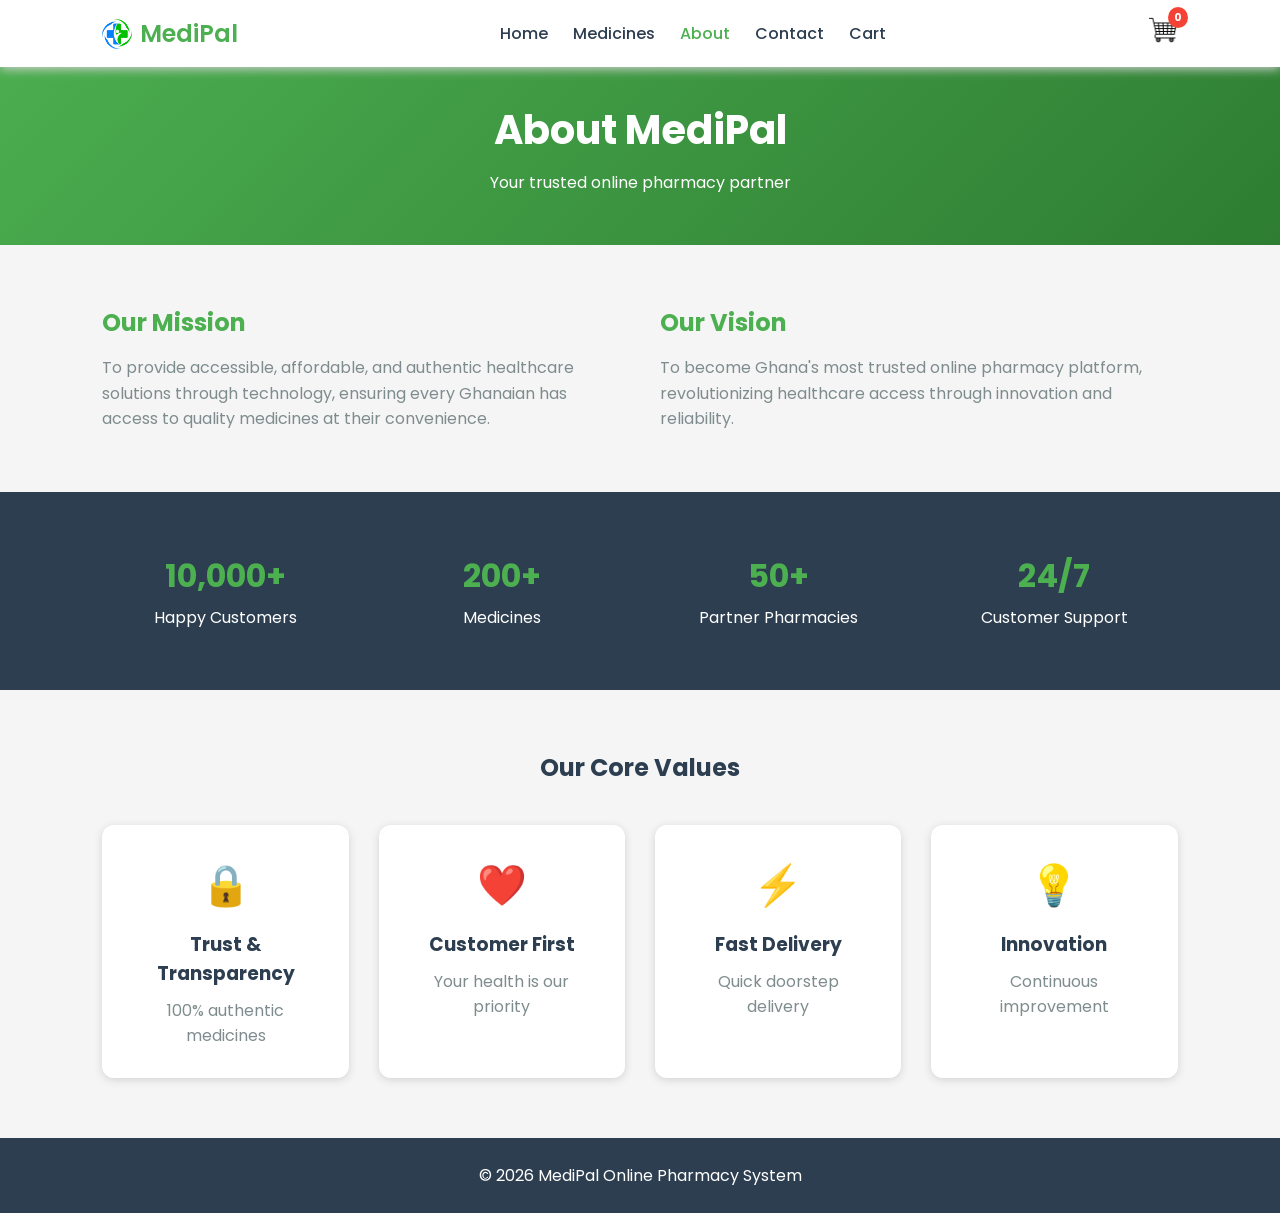
<file: About.html>
<!DOCTYPE html>
<html lang="en">
<head>
    <meta charset="UTF-8">
    <meta name="viewport" content="width=device-width, initial-scale=1.0">
    <title>MediPal | About Us</title>
    <link rel="stylesheet" href="css/about.css">
    <link rel="icon" href="assets/images/logo.png" type="image/png">
</head>
<body>

<nav class="navbar">
    <div class="logo">
        <img class="medipal-logo" src="assets/images/logo.png" alt="MediPal Logo">
        MediPal
    </div>
       <ul class="nav-links" id="navLinks">
            <li><a href="index.html">Home</a></li>
            <li><a href="medicines.html">Medicines</a></li>
            <li><a href="about.html" class="active">About</a></li>
            <li><a href="contact.html">Contact</a></li>
            <li><a href="cart.html">Cart</a></li>
        </ul>
    <div class="cart-icon">
        <img src="assets/images/cart.png" alt="Cart">
        <span class="cart-count">0</span>
    </div>
</nav>

<section class="page-header">
    <h1>About MediPal</h1>
    <p>Your trusted online pharmacy partner</p>
</section>

<section class="about-content">
    <div class="container">
        <div class="about-text">
            <h2>Our Mission</h2>
            <p>To provide accessible, affordable, and authentic healthcare solutions through technology, ensuring every Ghanaian has access to quality medicines at their convenience.</p>
        </div>
        <div class="about-text">
            <h2>Our Vision</h2>
            <p>To become Ghana's most trusted online pharmacy platform, revolutionizing healthcare access through innovation and reliability.</p>
        </div>
    </div>
</section>

<section class="stats">
    <div class="stats-grid">
        <div class="stat-card"><h3>10,000+</h3><p>Happy Customers</p></div>
        <div class="stat-card"><h3>200+</h3><p>Medicines</p></div>
        <div class="stat-card"><h3>50+</h3><p>Partner Pharmacies</p></div>
        <div class="stat-card"><h3>24/7</h3><p>Customer Support</p></div>
    </div>
</section>

<section class="values">
    <h2>Our Core Values</h2>
    <div class="values-grid">
        <div class="value-card"><span>🔒</span><h3>Trust & Transparency</h3><p>100% authentic medicines</p></div>
        <div class="value-card"><span>❤️</span><h3>Customer First</h3><p>Your health is our priority</p></div>
        <div class="value-card"><span>⚡</span><h3>Fast Delivery</h3><p>Quick doorstep delivery</p></div>
        <div class="value-card"><span>💡</span><h3>Innovation</h3><p>Continuous improvement</p></div>
    </div>
</section>

<footer class="footer">
    <p>&copy; 2026 MediPal Online Pharmacy System</p>
</footer>

</body>
</html>
</file>
<file: css/about.css>
@import url('https://fonts.googleapis.com/css2?family=Poppins:wght@300;400;500;600;700&display=swap');
* { margin:0; padding:0; box-sizing:border-box; font-family:'Poppins',sans-serif; }
body { background:#F5F5F5; color:#2C3E50; }

.navbar {
    display:flex; justify-content:space-between; align-items:center;
    padding:15px 8%; background:white; box-shadow:0 2px 10px #D3D3D3;
    position:fixed; top:0; width:100%; z-index:1000;
}
.medipal-logo { width:30px; height:30px; margin-right:8px; vertical-align:middle; }
.logo { font-size:24px; font-weight:600; color:#4CAF50; display:flex; align-items:center; }
.nav-links { display:flex; list-style:none; gap:25px; }
.nav-links a { text-decoration:none; color:#2C3E50; font-weight:500; transition:0.3s; }
.nav-links a:hover, .nav-links a.active { color:#4CAF50; }
.cart-icon { position:relative; cursor:pointer; }
.cart-icon img { width:30px; height:30px; }
.cart-count { position:absolute; top:-8px; right:-10px; background:#F44336; color:white; border-radius:50%; padding:2px 6px; font-size:11px; font-weight:bold; }

.page-header { background:linear-gradient(135deg,#4CAF50,#2E7D32); padding:100px 20px 50px; text-align:center; color:white; }
.page-header h1 { font-size:2.5rem; margin-bottom:10px; }

.about-content { padding:60px 8%; }
.container { max-width:1200px; margin:0 auto; display:grid; grid-template-columns:1fr 1fr; gap:40px; }
.about-text h2 { color:#4CAF50; margin-bottom:15px; }
.about-text p { line-height:1.6; color:#7F8C8D; }

.stats { background:#2C3E50; padding:60px 8%; }
.stats-grid { max-width:1200px; margin:0 auto; display:grid; grid-template-columns:repeat(auto-fit,minmax(200px,1fr)); gap:30px; text-align:center; }
.stat-card h3 { font-size:2rem; color:#4CAF50; margin-bottom:5px; }
.stat-card p { color:white; }

.values { padding:60px 8%; text-align:center; }
.values h2 { margin-bottom:40px; }
.values-grid { max-width:1200px; margin:0 auto; display:grid; grid-template-columns:repeat(auto-fit,minmax(220px,1fr)); gap:30px; }
.value-card { background:white; padding:30px; border-radius:12px; box-shadow:0 2px 8px #D3D3D3; }
.value-card span { font-size:40px; display:block; margin-bottom:15px; }
.value-card h3 { margin-bottom:10px; }
.value-card p { color:#7F8C8D; }

.footer { text-align:center; padding:25px; background:#2C3E50; color:white; }

@media (max-width:768px) {
    .navbar { flex-direction:column; gap:10px; }
    .nav-links { flex-wrap:wrap; justify-content:center; }
    .container { grid-template-columns:1fr; }
}
</file>
